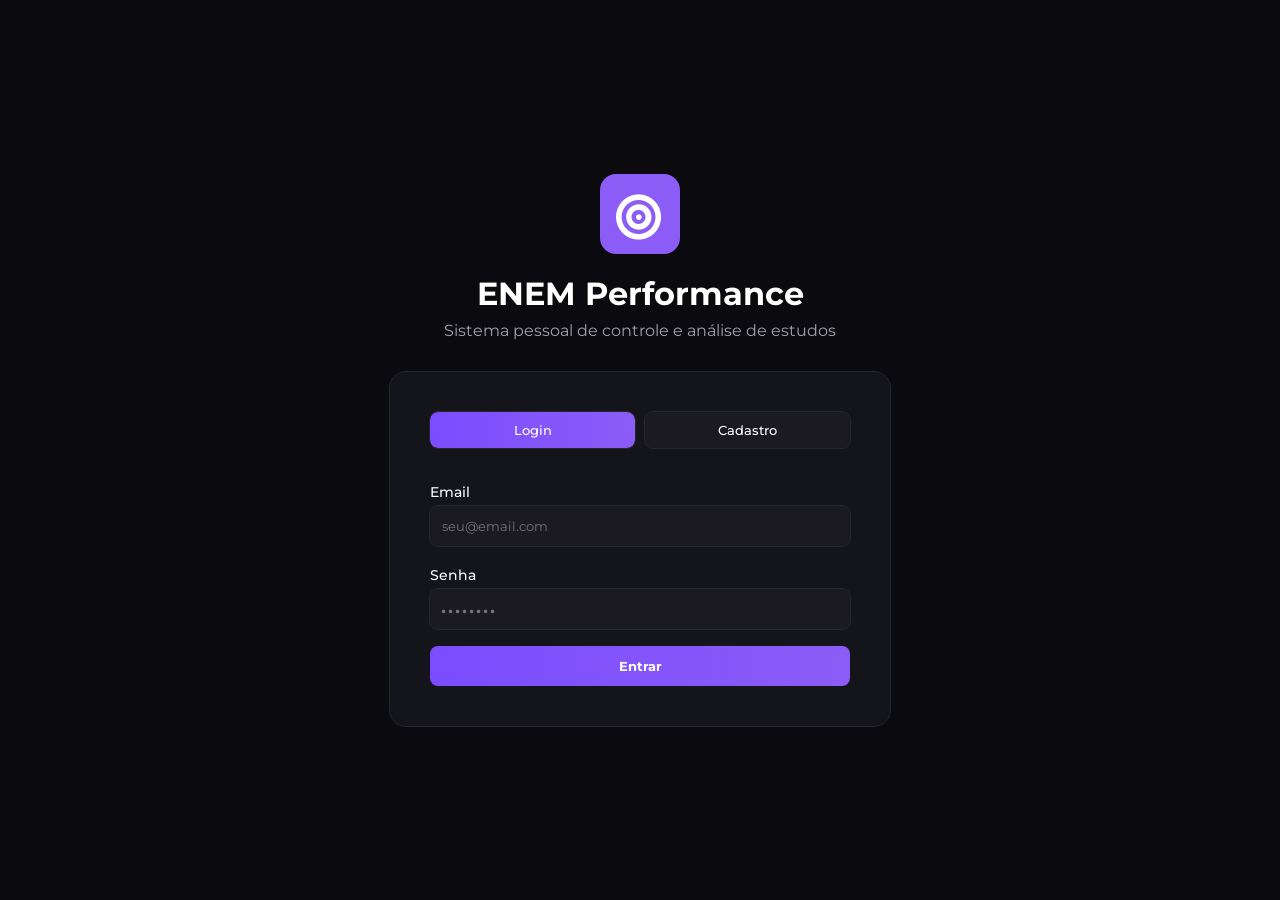
<file: index.html>
<!DOCTYPE html>
<html lang="pt-br">
<head>
  <meta charset="UTF-8">
  <title>ENEM Performance</title>
  <link rel="stylesheet" href="css/style.css">
  <link rel="stylesheet" href="https://cdnjs.cloudflare.com/ajax/libs/font-awesome/6.7.2/css/all.min.css" integrity="sha512-… " crossorigin="anonymous" referrerpolicy="no-referrer" />
  <link rel="preconnect" href="https://fonts.googleapis.com">
<link rel="preconnect" href="https://fonts.gstatic.com" crossorigin>
<link href="https://fonts.googleapis.com/css2?family=Inter:ital,opsz,wght@0,14..32,100..900;1,14..32,100..900&family=Montserrat:ital,wght@0,100..900;1,100..900&family=Poppins:ital,wght@0,100;0,200;0,300;0,400;0,500;0,600;0,700;0,800;0,900;1,100;1,200;1,300;1,400;1,500;1,600;1,700;1,800;1,900&family=Work+Sans:ital,wght@0,100..900;1,100..900&display=swap" rel="stylesheet">
</head>
<body>
<div class="container">
    <div class="logo-container">
        <div class="logo"><i class="fas fa-bullseye"></i></div>
        <h1>ENEM Performance</h1>
        <p>Sistema pessoal de controle e análise de estudos</p>
    </div>

    <div class="login-container">

        <div class="tabs">
            <button id="loginTab" class="active">Login</button>
            <button id="registerTab">Cadastro</button>
        </div>

        <form id="loginForm">
            <label>Email</label>
            <input type="email" id="email" placeholder="seu@email.com" required>

            <label>Senha</label>
            <input type="password" id="senha" placeholder="••••••••" class="senha" required>

            <button type="submit" class="primary-btn" id="entrar-btn">Entrar</button>
        </form>

        <form id="registerForm" style="display: none;">
            <label>Nome</label>
            <input type="text" id="nome" placeholder="Seu nome" required>
        
            <label>Email</label>
            <input type="email" id="email-registro" placeholder="seu@email.com" required>
        
            <label>Senha</label>
            <input type="password" id="senha-registro" placeholder="••••••••" required>
        
            <button type="submit" id="cadastro-btn" class="primary-btn">Cadastrar</button>
        </form>
    </div>

</div>

<script src="js/app.js"></script>
<script src="js/config.js"></script>
<script src="js/login.js"></script>
<script src="js/register.js"></script>
</body>
</html>
</file>
<file: css/style.css>
* {
  margin: 0;
  padding: 0;
  box-sizing: border-box;
  font-family: "Montserrat", sans-serif, sans-serif;
}

body {
  background: #0A0A0F;
  color: #fff;
  display: flex;
  justify-content: center;
  align-items: center;
  height: 100vh;
}

.container {
  display: flex;
  align-items: center;
  justify-content: center;
  flex-direction: column;
}

.logo-container{
    margin-bottom: 2rem;
    display: flex;
    flex-direction: column;
    align-items: center;
}

.logo-container h1{
    margin-bottom: 0.5rem;
}

.logo-container p{
    color: #a1a1aa;
}

.login-container {
  width: 500px;
  background: #14141B;
  padding: 40px;
  border-radius: 16px;
  outline: 1px solid #27272A;
  text-align: center;
}

.logo {
    font-size: 45px;
  margin-bottom: 20px;
  background-color: #8B5CF6;
  padding: 1rem;
  height: 80px;
  width: 80px;
  border-radius: 1rem;
}

.tabs {
  display: flex;
  margin-bottom: 20px;
  gap: 10px;
}

.tabs button {
  flex: 1;
  padding: 10px;
  background: #1A1A20;
  border: none;
  color: #fff;
  cursor: pointer;
  outline: 1px solid #27272A;
  border-radius: 8px;
  font-weight: 500;
}

.tabs .active {
  background: linear-gradient(90deg, #7b4dff, #8B5CF6);
  color: white;
}

form {
  display: flex;
  flex-direction: column;
  gap: 5px;
  align-items: start;
  width: 100%;
  margin-top: 1rem;
}

form label {
  font-size: 14px;
  font-weight: 500;
  margin-top: 15px;
}

input {
  padding: 12px;
  border-radius: 8px;
  border: none;
  background: #1A1A20;
  color: white;
  outline: 1px solid #27272A;
  width: 100%;
}

input[type="password"] {
  font-size: 24px;   /* aumenta as bolinhas */
  height: 40px;      /* mantém o tamanho do input */
  padding: 0 10px;
}

.primary-btn {
  padding: 12px;
  background: linear-gradient(90deg, #7b4dff, #8B5CF6);
  border: none;
  border-radius: 8px;
  color: white;
  cursor: pointer;
  font-weight: bold;
  margin-top: 12px;
  width: 100%;
}

.primary-btn:hover {
  opacity: 0.9;
}
</file>
